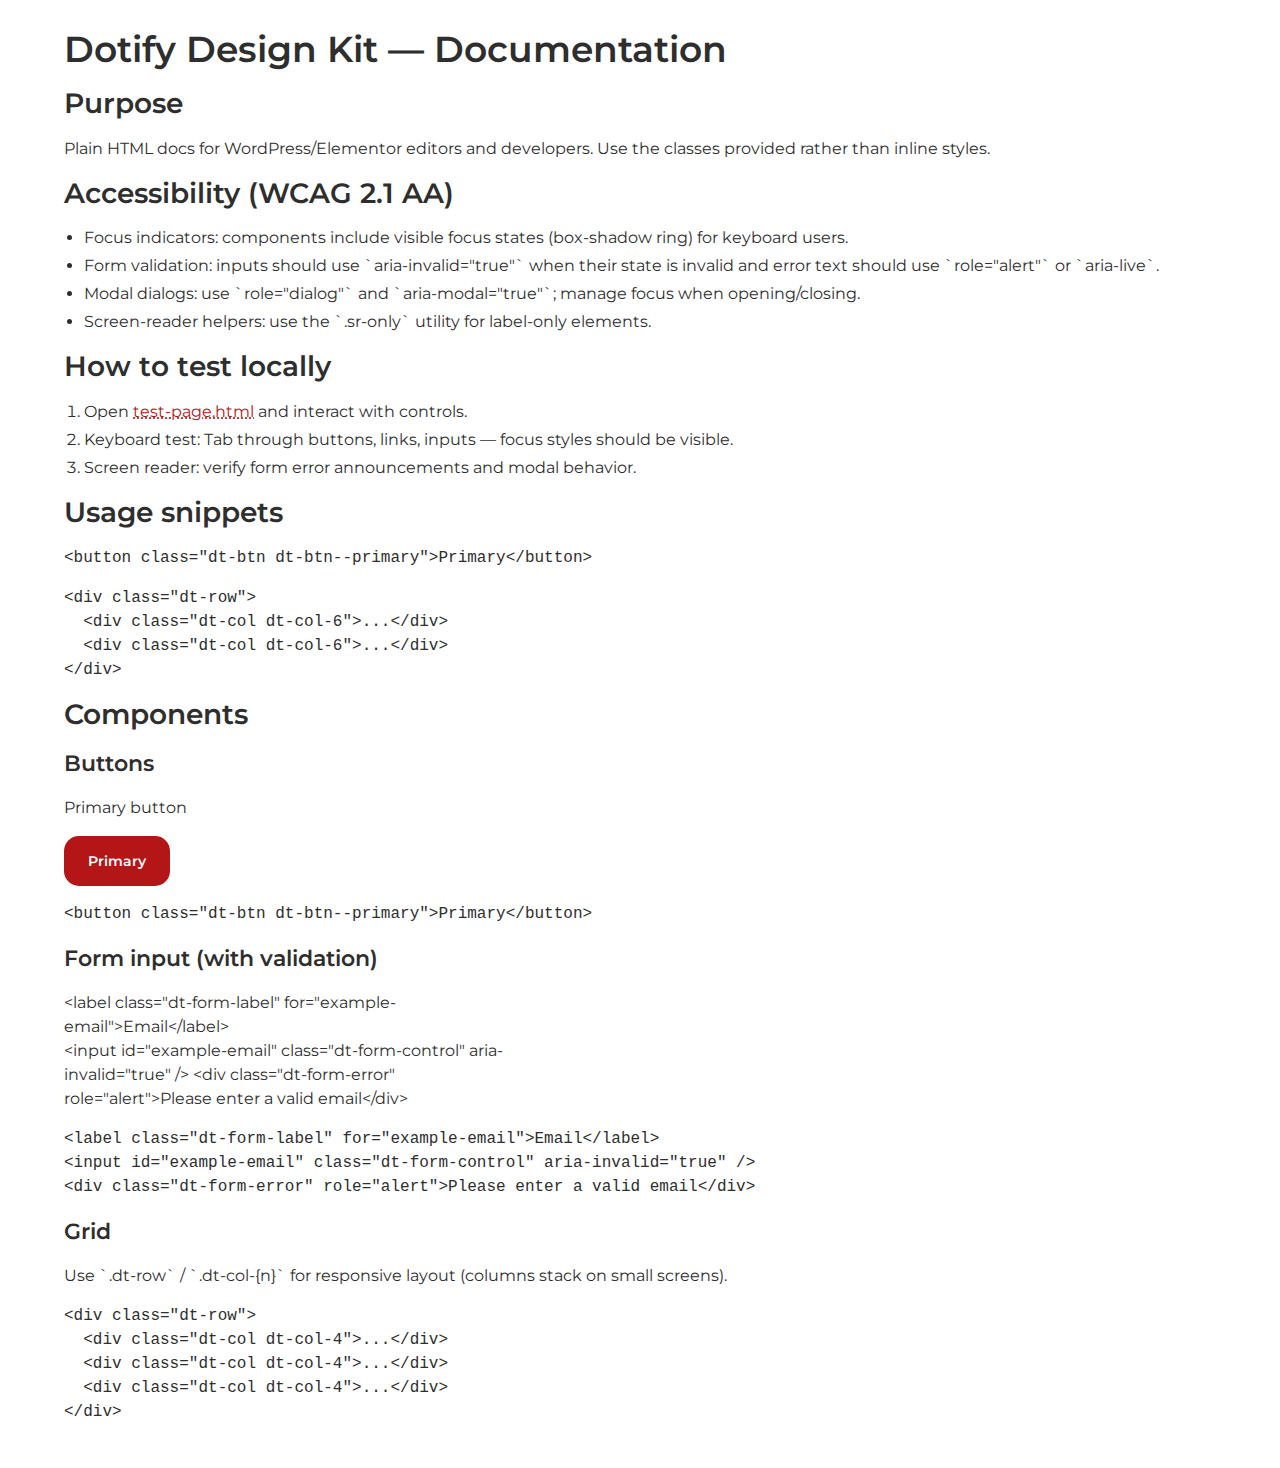
<file: docs/index.html>
<!doctype html>
<html lang="en">
<head>
  <meta charset="utf-8" />
  <meta name="viewport" content="width=device-width,initial-scale=1" />
  <title>Dotify Design Kit — Docs</title>
  <link rel="stylesheet" href="../src/index.css">
  <style>body{font-family:var(--font-sans);padding:28px;background:#fff;color:var(--color-text);}</style>
</head>
<body>
  <main class="dt-container">
    <h1>Dotify Design Kit — Documentation</h1>
    <section>
      <h2>Purpose</h2>
      <p>Plain HTML docs for WordPress/Elementor editors and developers. Use the classes provided rather than inline styles.</p>
    </section>

    <section>
      <h2>Accessibility (WCAG 2.1 AA)</h2>
      <ul>
        <li>Focus indicators: components include visible focus states (box-shadow ring) for keyboard users.</li>
        <li>Form validation: inputs should use `aria-invalid="true"` when their state is invalid and error text should use `role="alert"` or `aria-live`.</li>
        <li>Modal dialogs: use `role="dialog"` and `aria-modal="true"`; manage focus when opening/closing.</li>
        <li>Screen-reader helpers: use the `.sr-only` utility for label-only elements.</li>
      </ul>
    </section>

    <section>
      <h2>How to test locally</h2>
      <ol>
        <li>Open <a href="../test-page.html">test-page.html</a> and interact with controls.</li>
        <li>Keyboard test: Tab through buttons, links, inputs — focus styles should be visible.</li>
        <li>Screen reader: verify form error announcements and modal behavior.</li>
      </ol>
    </section>

    <section>
      <h2>Usage snippets</h2>
      <pre>&lt;button class="dt-btn dt-btn--primary"&gt;Primary&lt;/button&gt;</pre>
      <pre>&lt;div class="dt-row"&gt;
  &lt;div class="dt-col dt-col-6"&gt;...&lt;/div&gt;
  &lt;div class="dt-col dt-col-6"&gt;...&lt;/div&gt;
&lt;/div&gt;</pre>
    </section>

    <section>
      <h2>Components</h2>
      <h3>Buttons</h3>
      <p>Primary button</p>
      <div style="margin-bottom:12px;"><button class="dt-btn dt-btn--primary">Primary</button></div>
      <pre>&lt;button class="dt-btn dt-btn--primary"&gt;Primary&lt;/button&gt;</pre>

      <h3>Form input (with validation)</h3>
      <div style="margin-bottom:12px;max-width:480px;">
        &lt;label class="dt-form-label" for="example-email"&gt;Email&lt;/label&gt;<br>
         &lt;input id="example-email" class="dt-form-control" aria-invalid="true" /&gt;
         &lt;div class="dt-form-error" role="alert"&gt;Please enter a valid email&lt;/div&gt;
      </div>
      <pre>&lt;label class="dt-form-label" for="example-email"&gt;Email&lt;/label&gt;
&lt;input id="example-email" class="dt-form-control" aria-invalid="true" /&gt;
&lt;div class="dt-form-error" role="alert"&gt;Please enter a valid email&lt;/div&gt;</pre>

      <h3>Grid</h3>
      <p>Use `.dt-row` / `.dt-col-{n}` for responsive layout (columns stack on small screens).</p>
      <pre>&lt;div class="dt-row"&gt;
  &lt;div class="dt-col dt-col-4"&gt;...&lt;/div&gt;
  &lt;div class="dt-col dt-col-4"&gt;...&lt;/div&gt;
  &lt;div class="dt-col dt-col-4"&gt;...&lt;/div&gt;
&lt;/div&gt;</pre>
    </section>
  </main>
</body>
</html>
</file>
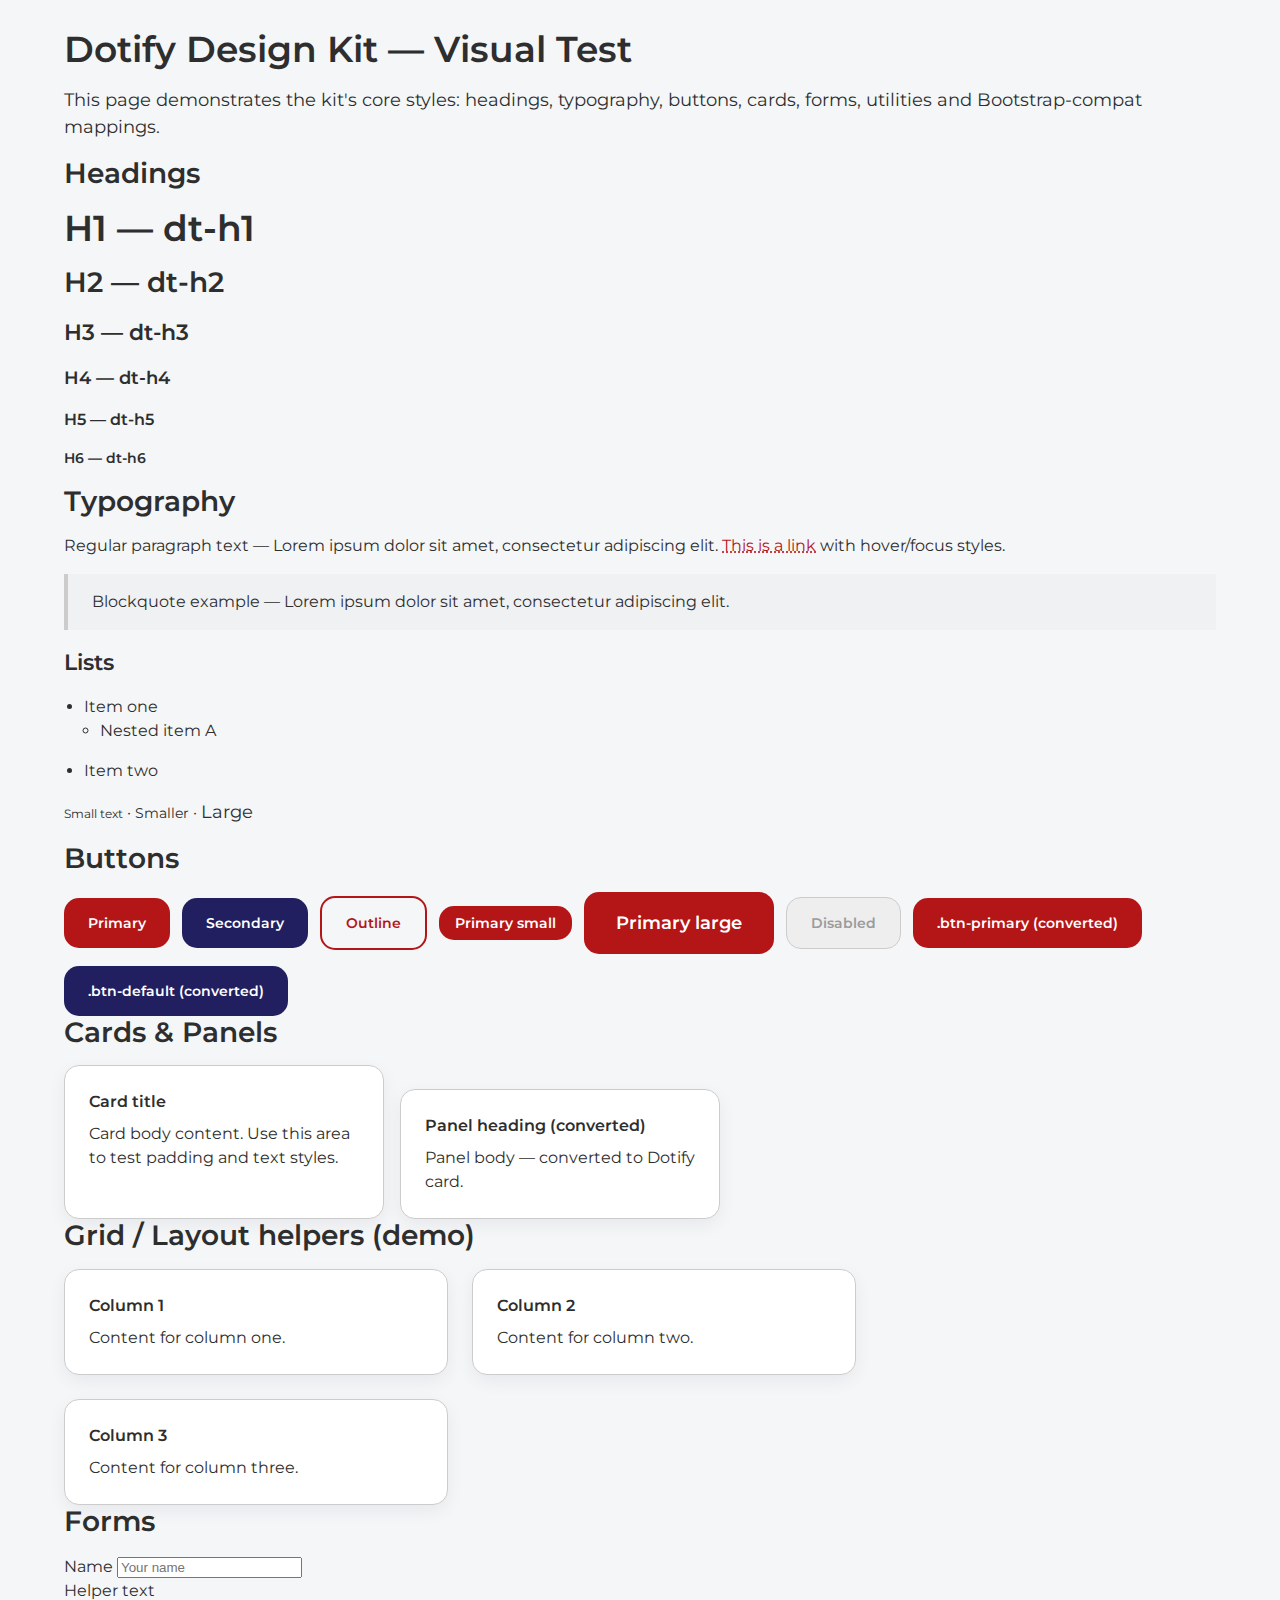
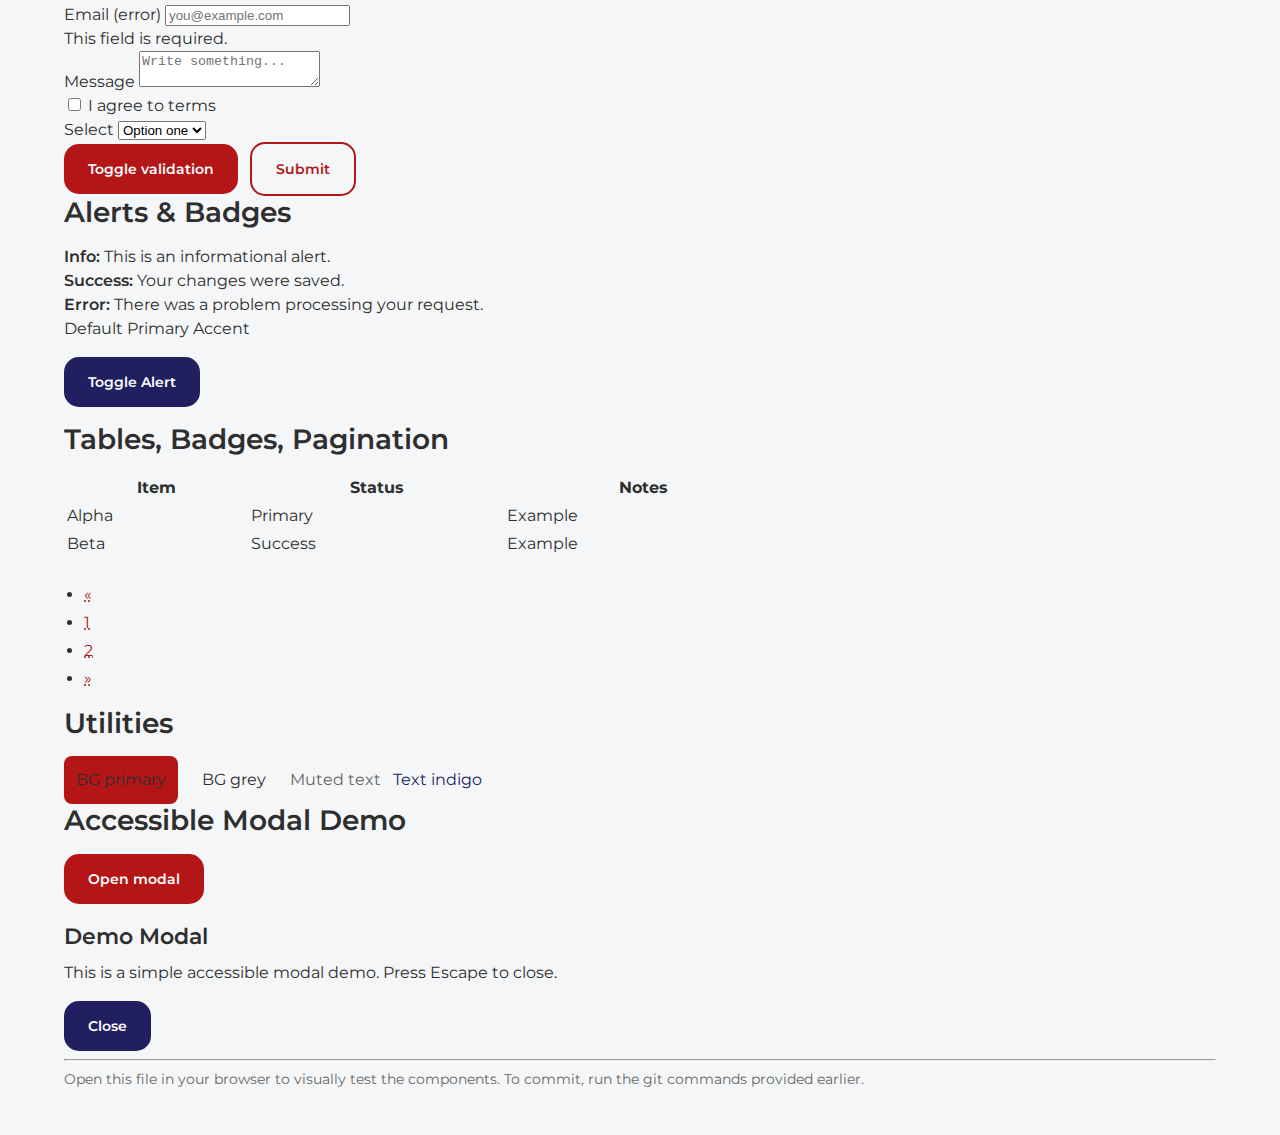
<file: test-page.html>
<!doctype html>
<html lang="en">
<head>
  <meta charset="utf-8" />
  <meta name="viewport" content="width=device-width,initial-scale=1" />
  <title>Dotify Design Kit — Test Page</title>
  <link rel="stylesheet" href="src/index.css">
  <style>
    body{padding:28px;background:#f4f6f8;font-family:var(--font-sans);}
    /* Hide skip-link visually but keep in DOM; show on focus */
    .skip-link { position: absolute; left: -9999px; top: auto; width: 1px; height: 1px; overflow: hidden; }
    .skip-link:focus { position: absolute; left: 16px; top: 16px; background: var(--dt-white); padding: 8px 12px; border: 1px solid var(--dt-grey-300); z-index: 2000; color: var(--color-text); width: auto; height: auto; overflow: visible; }
  </style>
</head>
<body>
  <a href="#main-content" class="skip-link">Skip to main content</a>
  <main class="dt-container">
    <h1 id="main-content">Dotify Design Kit — Visual Test</h1>
    <p class="dt-lead">This page demonstrates the kit's core styles: headings, typography, buttons, cards, forms, utilities and Bootstrap-compat mappings.</p>

    <section>
      <h2>Headings</h2>
      <h1 class="dt-h1">H1 — dt-h1</h1>
      <h2 class="dt-h2">H2 — dt-h2</h2>
      <h3 class="dt-h3">H3 — dt-h3</h3>
      <h4 class="dt-h4">H4 — dt-h4</h4>
      <h5 class="dt-h5">H5 — dt-h5</h5>
      <h6 class="dt-h6">H6 — dt-h6</h6>
    </section>

    <section>
      <h2>Typography</h2>
      <p>Regular paragraph text — Lorem ipsum dolor sit amet, consectetur adipiscing elit. <a href="#">This is a link</a> with hover/focus styles.</p>
      <blockquote>Blockquote example — Lorem ipsum dolor sit amet, consectetur adipiscing elit.</blockquote>
      <h3>Lists</h3>
      <ul>
        <li>Item one
          <ul>
            <li>Nested item A</li>
          </ul>
        </li>
        <li>Item two</li>
      </ul>
      <p><span class="dt-text-xs">Small text</span> · <span class="dt-text-sm">Smaller</span> · <span class="dt-text-lg">Large</span></p>
    </section>

    <section>
      <h2>Buttons</h2>
      <div style="display:flex;gap:12px;flex-wrap:wrap;align-items:center;">
        <button type="button" class="dt-btn dt-btn--primary">Primary</button>
        <button type="button" class="dt-btn dt-btn--secondary">Secondary</button>
        <button type="button" class="dt-btn dt-btn--outline">Outline</button>
        <button type="button" class="dt-btn dt-btn--primary dt-btn--sm">Primary small</button>
        <button type="button" class="dt-btn dt-btn--primary dt-btn--lg">Primary large</button>
        <button type="button" class="dt-btn dt-btn--primary" disabled>Disabled</button>
        <button type="button" class="dt-btn dt-btn--primary">.btn-primary (converted)</button>
        <button type="button" class="dt-btn dt-btn--secondary">.btn-default (converted)</button>
      </div>
    </section>

    <section>
      <h2>Cards & Panels</h2>
      <div style="display:flex;gap:16px;flex-wrap:wrap;">
        <div class="dt-card" style="width:320px;">
          <div class="dt-card__title">Card title</div>
          <div class="dt-card__body">Card body content. Use this area to test padding and text styles.</div>
        </div>

        <div class="dt-card" style="width:320px;">
          <div class="dt-card__title">Panel heading (converted)</div>
          <div class="dt-card__body">Panel body — converted to Dotify card.</div>
        </div>
      </div>
    </section>

    <section>
      <h2>Grid / Layout helpers (demo)</h2>
      <div class="dt-row">
        <div class="dt-col dt-col-4">
          <div class="dt-card">
            <div class="dt-card__title">Column 1</div>
            <div class="dt-card__body">Content for column one.</div>
          </div>
        </div>
        <div class="dt-col dt-col-4">
          <div class="dt-card">
            <div class="dt-card__title">Column 2</div>
            <div class="dt-card__body">Content for column two.</div>
          </div>
        </div>
        <div class="dt-col dt-col-4">
          <div class="dt-card">
            <div class="dt-card__title">Column 3</div>
            <div class="dt-card__body">Content for column three.</div>
          </div>
        </div>
      </div>
    </section>

    <section>
      <h2>Forms</h2>
      <form style="max-width:720px;" class="dt-form">
        <div class="dt-form-group">
          <label class="dt-form-label" for="name">Name</label>
          <input id="name" class="dt-form-control" placeholder="Your name">
          <div class="dt-form-help">Helper text</div>
        </div>

        <div class="dt-form-group" id="email-group">
          <label class="dt-form-label" for="email">Email (error)</label>
          <input id="email" class="dt-form-control" placeholder="you@example.com" aria-invalid="false">
          <div class="dt-form-error" role="alert" aria-live="assertive">This field is required.</div>
        </div>

        <div class="dt-form-group">
          <label class="dt-form-label" for="message">Message</label>
          <textarea id="message" class="dt-form-control" placeholder="Write something..."></textarea>
        </div>

        <div class="dt-form-group dt-form-check">
          <input type="checkbox" id="agree">
          <label class="dt-form-check-label" for="agree">I agree to terms</label>
        </div>

        <div class="dt-form-group">
          <label class="dt-form-label" for="select">Select</label>
          <select id="select" class="dt-form-control">
            <option>Option one</option>
            <option>Option two</option>
          </select>
        </div>

        <div style="display:flex;gap:12px;align-items:center;">
          <button class="dt-btn dt-btn--primary" type="button" id="validate">Toggle validation</button>
          <button class="dt-btn dt-btn--outline" type="submit">Submit</button>
        </div>
      </form>
    </section>

    <section>
        <h2>Alerts & Badges</h2>

        <div class="dt-alert dt-alert--info" role="status" aria-live="polite">
          <strong>Info:</strong> This is an informational alert.
        </div>

        <div class="dt-alert dt-alert--success" role="status" aria-live="polite">
          <strong>Success:</strong> Your changes were saved.
        </div>

        <div class="dt-alert dt-alert--danger" role="alert">
          <strong>Error:</strong> There was a problem processing your request.
        </div>

        <p>
          <span class="dt-badge">Default</span>
          <span class="dt-badge dt-badge--primary">Primary</span>
          <span class="dt-badge dt-badge--accent">Accent</span>
        </p>

        <p>
          <button id="show-alert" class="dt-btn dt-btn--secondary">Toggle Alert</button>
        </p>
      </section>

      <section>
      <h2>Tables, Badges, Pagination</h2>
      <table class="table" style="width:100%;max-width:720px;margin-bottom:var(--space-4);">
        <thead>
          <tr><th>Item</th><th>Status</th><th>Notes</th></tr>
        </thead>
        <tbody>
          <tr><td>Alpha</td><td><span class="dt-badge dt-badge--primary">Primary</span></td><td>Example</td></tr>
          <tr><td>Beta</td><td><span class="dt-badge dt-badge--accent">Success</span></td><td>Example</td></tr>
        </tbody>
      </table>

      <ul class="pagination">
        <li><a href="#">&laquo;</a></li>
        <li class="active"><a href="#">1</a></li>
        <li><a href="#">2</a></li>
        <li><a href="#">&raquo;</a></li>
      </ul>
    </section>

    <section>
      <h2>Utilities</h2>
      <div style="display:flex;gap:12px;align-items:center;flex-wrap:wrap;">
        <div class="dt-bg-primary dt-text-white" style="padding:12px;border-radius:8px;">BG primary</div>
        <div class="dt-bg-grey-light" style="padding:12px;border-radius:8px;">BG grey</div>
        <div class="dt-text-muted">Muted text</div>
        <div class="dt-text-secondary">Text indigo</div>
      </div>
    </section>

    <section>
      <h2>Accessible Modal Demo</h2>
      <p><button id="open-modal" class="dt-btn dt-btn--primary">Open modal</button></p>
      <div id="demo-modal" class="modal" aria-hidden="true">
        <div class="modal-dialog">
          <div class="modal-content" role="dialog" aria-modal="true" aria-labelledby="modal-title" tabindex="-1">
            <div class="modal-header">
              <h3 id="modal-title" class="dt-card__title">Demo Modal</h3>
            </div>
            <div class="modal-body">
              <p>This is a simple accessible modal demo. Press Escape to close.</p>
            </div>
            <div class="modal-footer">
              <button id="close-modal" class="dt-btn dt-btn--secondary">Close</button>
            </div>
          </div>
        </div>
      </div>
    </section>

    <hr>
    <p style="color:#666;font-size:0.9rem;">Open this file in your browser to visually test the components. To commit, run the git commands provided earlier.</p>
  </main>

  <script>
    // Simple validation toggle for demo (sets aria-invalid and toggles error state)
    document.getElementById('validate').addEventListener('click', function(){
      var grp = document.getElementById('email-group');
      var input = grp.querySelector('#email');
      var err = grp.querySelector('.dt-form-error');
      var has = grp.classList.toggle('dt-has-error');
      if(input) input.setAttribute('aria-invalid', has ? 'true' : 'false');
      if(err) err.style.display = has ? 'block' : 'none';
    });

    // Alerts toggle (demo)
    var toggleAlert = document.getElementById('show-alert');
    if(toggleAlert){
      var dangerAlert = document.querySelector('.dt-alert--danger');
      toggleAlert.addEventListener('click', function(){
        if(!dangerAlert) return;
        var hidden = dangerAlert.getAttribute('aria-hidden') === 'true' || dangerAlert.style.display === 'none';
        dangerAlert.style.display = hidden ? 'block' : 'none';
        dangerAlert.setAttribute('aria-hidden', hidden ? 'false' : 'true');
      });
    }

    /* Accessible modal demo: open, trap focus (simple), and close */
    (function(){
      var openBtn = document.getElementById('open-modal');
      if(!openBtn) return;
      var modal = document.getElementById('demo-modal');
      var dialog = modal.querySelector('[role="dialog"]');
      var closeBtn = document.getElementById('close-modal');
      var lastFocus = null;

      function getFocusable(el){
        return Array.prototype.slice.call(el.querySelectorAll('a[href], area[href], input:not([disabled]), select:not([disabled]), textarea:not([disabled]), button:not([disabled]), [tabindex]:not([tabindex="-1"])'));
      }

      openBtn.addEventListener('click', function(){
        lastFocus = document.activeElement;
        modal.classList.add('show');
        modal.setAttribute('aria-hidden', 'false');
        // focus first focusable within dialog
        var focusable = getFocusable(dialog);
        if(focusable.length) focusable[0].focus(); else dialog.focus();
        // trap focus
        document.addEventListener('focus', trapFocus, true);
      });

      function trapFocus(e){
        if(!modal.classList.contains('show')) return;
        if(dialog.contains(e.target)) return; // inside dialog ok
        // Do not stop propagation: allowing other handlers to run is safer
        var focusable = getFocusable(dialog);
        if(focusable.length) focusable[0].focus(); else dialog.focus();
      }

      closeBtn.addEventListener('click', function(){
        modal.classList.remove('show');
        modal.setAttribute('aria-hidden', 'true');
        document.removeEventListener('focus', trapFocus, true);
        if(lastFocus) lastFocus.focus();
      });

      // close on Esc
      document.addEventListener('keydown', function(e){ if(e.key === 'Escape' && modal.classList.contains('show')) { closeBtn.click(); } });
    }());
  </script>
</body>
</html>
</file>
<file: src/index.css>
@import url("./tokens/colors.css");
@import url("./tokens/typography.css");
@import url("./tokens/layout.css");
@import url("./base/reset.css");
@import url("./base/base.css");
@import url("./components/button.css");
@import url("./components/headings.css");
@import url("./components/typography.css");
@import url("./components/card.css");
@import url("./utilities/colors.css");
@import url("./components/layout.css");
@import url("./utilities/text.css");
</file>
